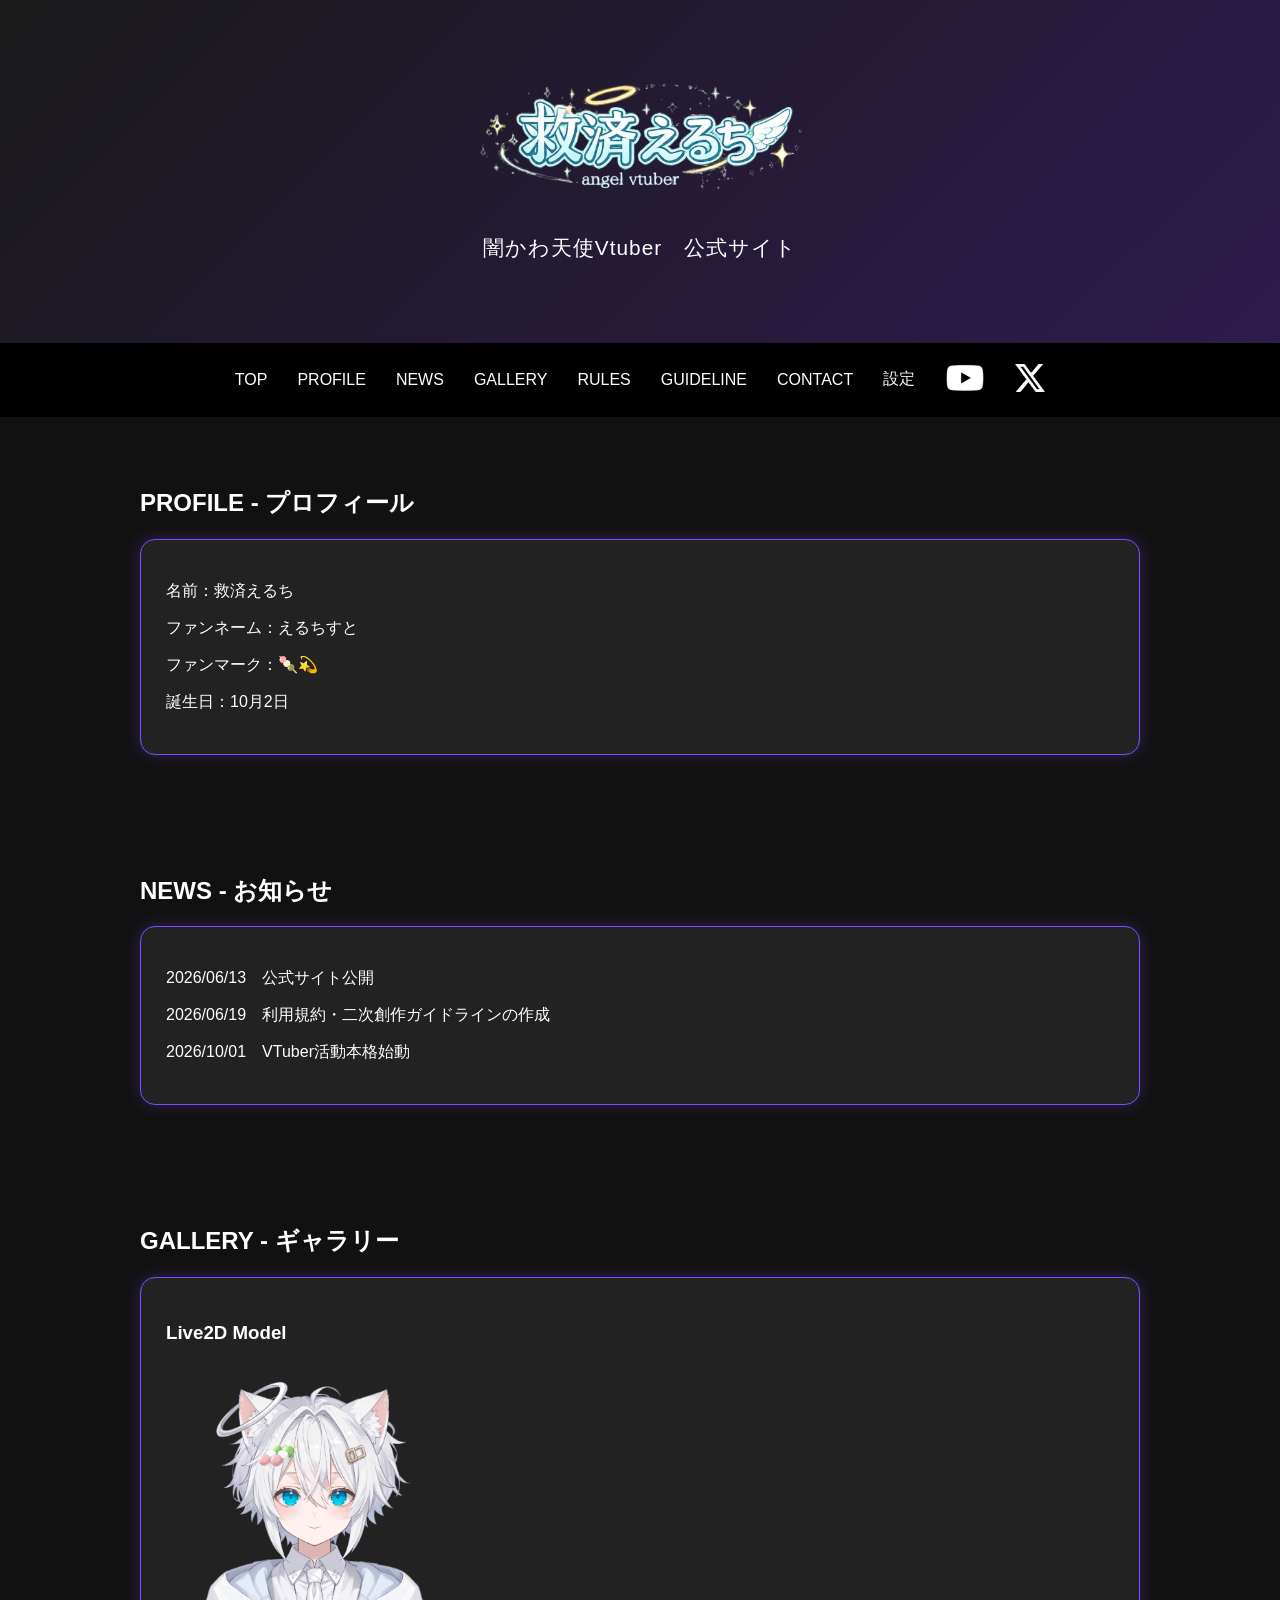
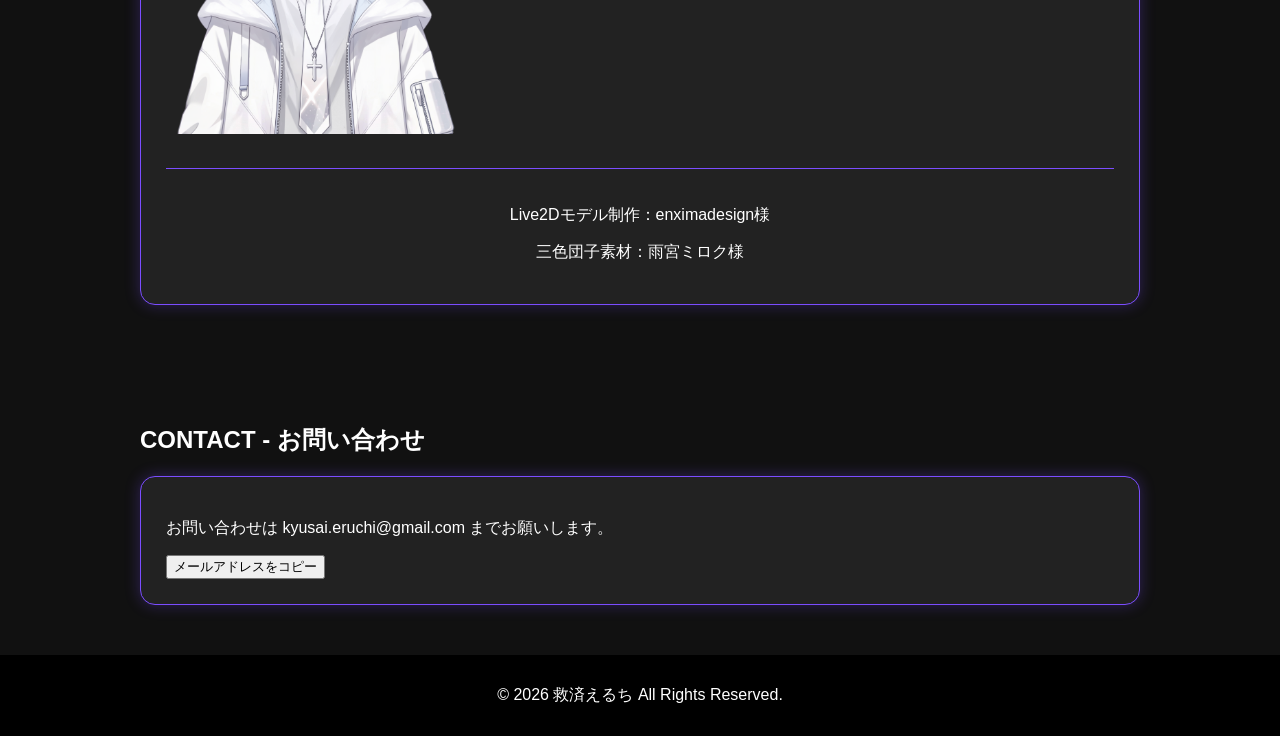
<file: index.html>
<!DOCTYPE html>

<html lang="ja">
<head>
    <meta charset="UTF-8">
    <meta name="viewport" content="width=device-width, initial-scale=1.0">
    <title>救済えるち　公式サイト</title>

    <meta property="og:title" content="救済えるち 公式サイト">
    <meta property="og:description" content="闇かわ天使Vtuber『救済えるち』の公式サイトです。">
    <meta property="og:url" content="https://kyusai-eruchi.github.io/official-site/">
    <meta property="og:type" content="website">

    <meta name="twitter:card" content="summary_large_image">
    <meta name="twitter:title" content="救済えるち 公式サイト">
    <meta name="twitter:description" content="闇かわ天使Vtuber『救済えるち』の公式サイトです。">

    <link rel="icon" type="image/png" href="images/favicon.png">
    <link rel="stylesheet" href="style.css">
</head>
<body>

<header>
    <img src="images/logo.png" alt="救済えるち" class="site-logo">
    <p class="subtitle">闇かわ天使Vtuber　公式サイト</p>
</header>

<nav>

<div class="menu-toggle" id="menu-toggle">
    <span></span>
    <span></span>
    <span></span>
</div>

<ul id="nav-menu">
    <li><a href="">TOP</a></li>
    <li><a href="#profile">PROFILE</a></li>
    <li><a href="#news">NEWS</a></li>
    <li><a href="#gallery">GALLERY</a></li>
    <li><a href="terms.html">RULES</a></li>
    <li><a href="guideline.html">GUIDELINE</a></li>
    <li><a href="#contact">CONTACT</a></li>
    <li><a href="#" id="setting-link">設定</a></li>

    <li>
        <a href="https://youtube.com/@kyusai-eruchi?si=NuBC-vdgX40MrguG" target="_blank">
            <img src="images/youtube.png" alt="YouTube" class="youtube-icon">
        </a>
    </li>

    <li>
        <a href="https://x.com/Kyusai_Eruchi" target="_blank">
            <img src="images/x.png" alt="X" class="nav-icon">
        </a>
    </li>
</ul>

</nav>

<!-- 空白 -->
    
<section id="profile">
    <h2>PROFILE - プロフィール</h2>

    <div class="card">
        <p>名前：救済えるち</p>
        <p>ファンネーム：えるちすと</p>
        <p>ファンマーク：🍡💫</p>
        <p>誕生日：10月2日</p>
    </div>
</section>

<!-- 空白 -->
    
<section id="news">
    <h2>NEWS - お知らせ</h2>
    
<div class="card">
    <p>2026/06/13　公式サイト公開</p>
    <p>2026/06/19　利用規約・二次創作ガイドラインの作成</p>
    <p>2026/10/01　VTuber活動本格始動</p>
</div>

</section>

<!-- 空白 -->
    
<section id="gallery">
    <h2>GALLERY - ギャラリー</h2>

    <div class="card">
        <div class="gallery">

            <h3>Live2D Model</h3>

            <img src="Live2D/Kyusai-Eruchi_Live2DModel01.png"
                 alt="救済えるち Live2Dモデル">

            <div class="credit">
                <p>Live2Dモデル制作：enximadesign様</p>
                <p>三色団子素材：雨宮ミロク様</p>
            </div>

        </div>
    </div>
</section>

<!-- 空白 -->
    
<section id="contact">
    <h2>CONTACT - お問い合わせ</h2>

    <div class="card">
        <p>
            お問い合わせは
            <span id="mail-address">kyusai.eruchi@gmail.com</span>
            までお願いします。
        </p>

        <button id="copy-mail">
            メールアドレスをコピー
        </button>
    </div>
</section>

<!-- 空白 -->
    
<div id="setting-modal" class="modal">

    <div class="modal-content">

        <span id="close-modal">&times;</span>

        <h2>SETTING - 設定 -</h2>

        <div class="card">

            <h3 id="theme-title">
                ▶ テーマ設定
            </h3>

            <div id="theme-options">

                <label>
                    <input type="radio" name="theme" value="light">
                    ライト
                </label>

                <br><br>

                <label>
                    <input type="radio" name="theme" value="dark" checked>
                    ダーク
                </label>

            </div>

        </div>

    </div>

</div>
    
<!-- 空白 -->
    
<footer>
    © 2026 救済えるち All Rights Reserved.
</footer>

<div id="menu-overlay"></div>
    
<script src="script.js"></script>   
</body>
</html>
</file>
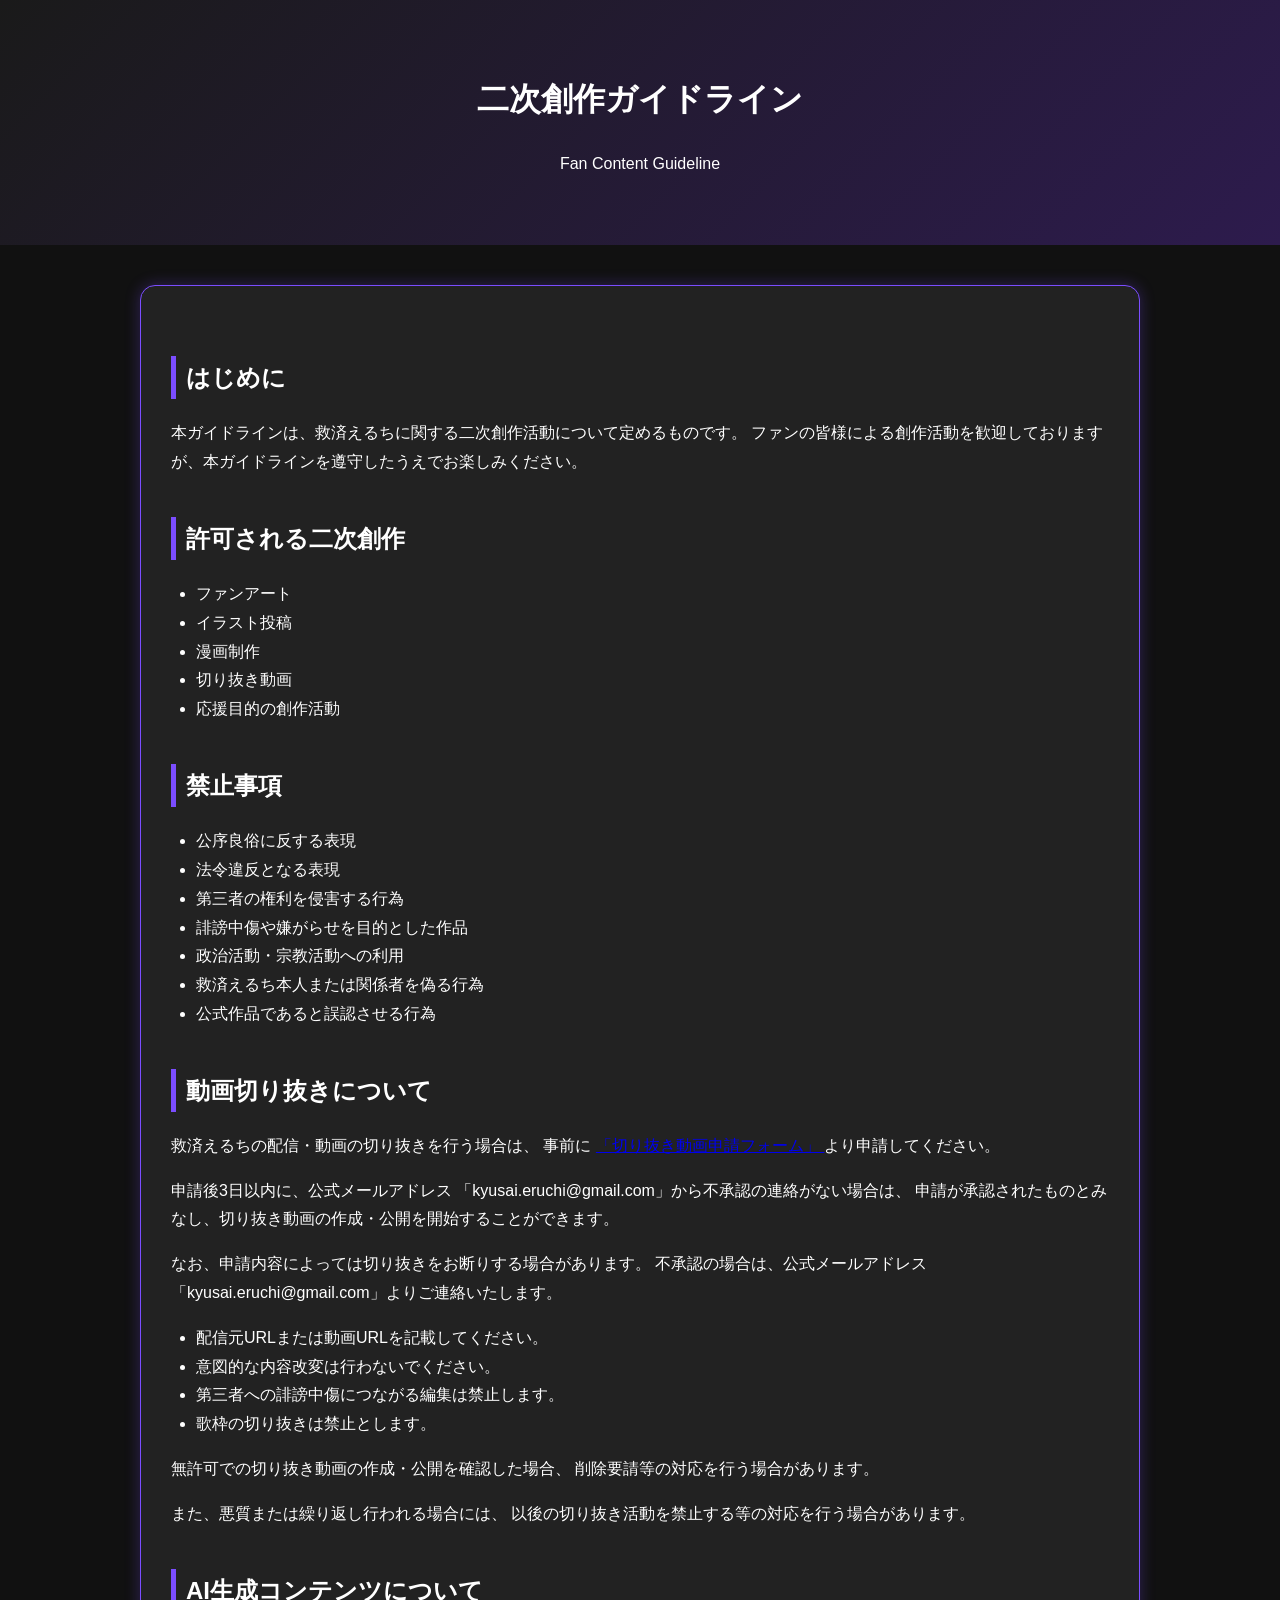
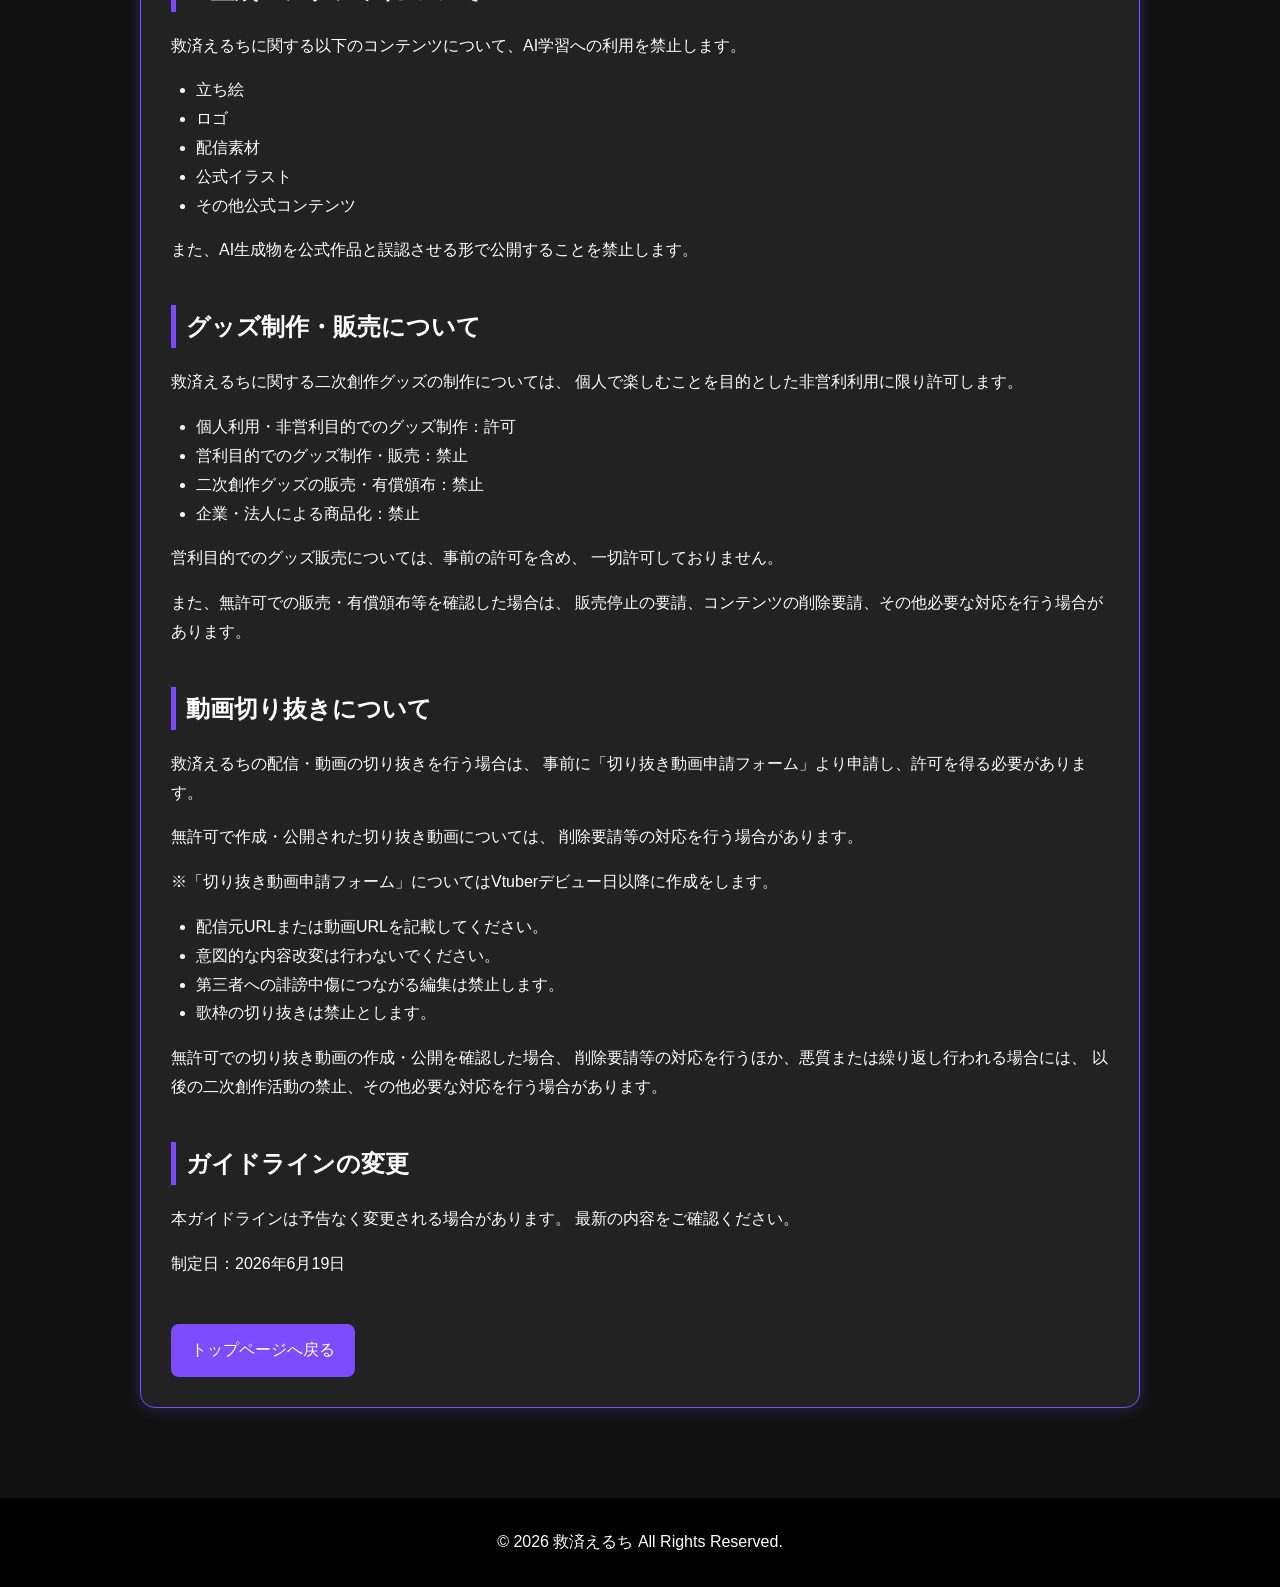
<file: guideline.html>
<!DOCTYPE html>
<html lang="ja">
<head>
    <meta charset="UTF-8">
    <meta name="viewport" content="width=device-width, initial-scale=1.0">
    <title>二次創作ガイドライン | 救済えるち 公式サイト</title>

    <link rel="icon" type="image/png" href="images/favicon.png">

    <style>
        body{
            margin:0;
            font-family:sans-serif;
            background:#111;
            color:white;
            line-height:1.8;

            user-select:none;
        }

        header{
            text-align:center;
            padding:50px 20px;
            background:linear-gradient(135deg,#1a1a1a,#2d1b4d);
        }

        main{
            max-width:1000px;
            margin:auto;
            padding:40px 20px;
        }

        .card{
            background:#222;
            border:1px solid #7b4dff;
            border-radius:15px;
            padding:30px;
            box-shadow:0 0 15px rgba(123,77,255,0.3);
        }

        h2{
            border-left:5px solid #7b4dff;
            padding-left:10px;
            margin-top:40px;
        }

        ul{
            padding-left:25px;
        }

        footer{
            text-align:center;
            padding:30px;
            background:#000;
            margin-top:50px;
        }

        .back-button{
            display:inline-block;
            margin-top:30px;
            padding:12px 20px;
            background:#7b4dff;
            color:white;
            text-decoration:none;
            border-radius:8px;
        }

        .back-button:hover{
            opacity:0.8;
        }
    </style>
</head>

<body>

<header>
    <h1>二次創作ガイドライン</h1>
    <p>Fan Content Guideline</p>
</header>

<main>

<div class="card">

<h2>はじめに</h2>

<p>
本ガイドラインは、救済えるちに関する二次創作活動について定めるものです。
ファンの皆様による創作活動を歓迎しておりますが、本ガイドラインを遵守したうえでお楽しみください。
</p>

<h2>許可される二次創作</h2>

<ul>
    <li>ファンアート</li>
    <li>イラスト投稿</li>
    <li>漫画制作</li>
    <li>切り抜き動画</li>
    <li>応援目的の創作活動</li>
</ul>

<h2>禁止事項</h2>

<ul>
    <li>公序良俗に反する表現</li>
    <li>法令違反となる表現</li>
    <li>第三者の権利を侵害する行為</li>
    <li>誹謗中傷や嫌がらせを目的とした作品</li>
    <li>政治活動・宗教活動への利用</li>
    <li>救済えるち本人または関係者を偽る行為</li>
    <li>公式作品であると誤認させる行為</li>
</ul>

<h2>動画切り抜きについて</h2>

<p>
救済えるちの配信・動画の切り抜きを行う場合は、
事前に
<a href="https://forms.gle/kazEnap9CJrDQMPX6" target="_blank" rel="noopener noreferrer">
「切り抜き動画申請フォーム」
</a>
より申請してください。
</p>

<p>
申請後3日以内に、公式メールアドレス
「kyusai.eruchi@gmail.com」から不承認の連絡がない場合は、
申請が承認されたものとみなし、切り抜き動画の作成・公開を開始することができます。
</p>

<p>
なお、申請内容によっては切り抜きをお断りする場合があります。
不承認の場合は、公式メールアドレス
「kyusai.eruchi@gmail.com」よりご連絡いたします。
</p>

<ul>
    <li>配信元URLまたは動画URLを記載してください。</li>
    <li>意図的な内容改変は行わないでください。</li>
    <li>第三者への誹謗中傷につながる編集は禁止します。</li>
    <li>歌枠の切り抜きは禁止とします。</li>
</ul>

<p>
無許可での切り抜き動画の作成・公開を確認した場合、
削除要請等の対応を行う場合があります。
</p>

<p>
また、悪質または繰り返し行われる場合には、
以後の切り抜き活動を禁止する等の対応を行う場合があります。
</p>

<h2>AI生成コンテンツについて</h2>

<p>
救済えるちに関する以下のコンテンツについて、AI学習への利用を禁止します。
</p>

<ul>
    <li>立ち絵</li>
    <li>ロゴ</li>
    <li>配信素材</li>
    <li>公式イラスト</li>
    <li>その他公式コンテンツ</li>
</ul>

<p>
また、AI生成物を公式作品と誤認させる形で公開することを禁止します。
</p>

<h2>グッズ制作・販売について</h2>

<p>
救済えるちに関する二次創作グッズの制作については、
個人で楽しむことを目的とした非営利利用に限り許可します。
</p>

<ul>
    <li>個人利用・非営利目的でのグッズ制作：許可</li>
    <li>営利目的でのグッズ制作・販売：禁止</li>
    <li>二次創作グッズの販売・有償頒布：禁止</li>
    <li>企業・法人による商品化：禁止</li>
</ul>

<p>
営利目的でのグッズ販売については、事前の許可を含め、
一切許可しておりません。
</p>

<p>
また、無許可での販売・有償頒布等を確認した場合は、
販売停止の要請、コンテンツの削除要請、その他必要な対応を行う場合があります。
</p>


<h2>動画切り抜きについて</h2>

<p>
救済えるちの配信・動画の切り抜きを行う場合は、
事前に「切り抜き動画申請フォーム」より申請し、許可を得る必要があります。
</p>

<p>
無許可で作成・公開された切り抜き動画については、
削除要請等の対応を行う場合があります。
</p>

<p>
※「切り抜き動画申請フォーム」についてはVtuberデビュー日以降に作成をします。
</p>

<ul>
    <li>配信元URLまたは動画URLを記載してください。</li>
    <li>意図的な内容改変は行わないでください。</li>
    <li>第三者への誹謗中傷につながる編集は禁止します。</li>
    <li>歌枠の切り抜きは禁止とします。</li>
</ul>

<p>
無許可での切り抜き動画の作成・公開を確認した場合、
削除要請等の対応を行うほか、悪質または繰り返し行われる場合には、
以後の二次創作活動の禁止、その他必要な対応を行う場合があります。
</p>

<h2>ガイドラインの変更</h2>

<p>
本ガイドラインは予告なく変更される場合があります。
最新の内容をご確認ください。
</p>

<p>
制定日：2026年6月19日
</p>

<a href="index.html" class="back-button">
    トップページへ戻る
</a>

</div>

</main>

<footer>
    © 2026 救済えるち All Rights Reserved.
</footer>

</body>
</html>
</file>
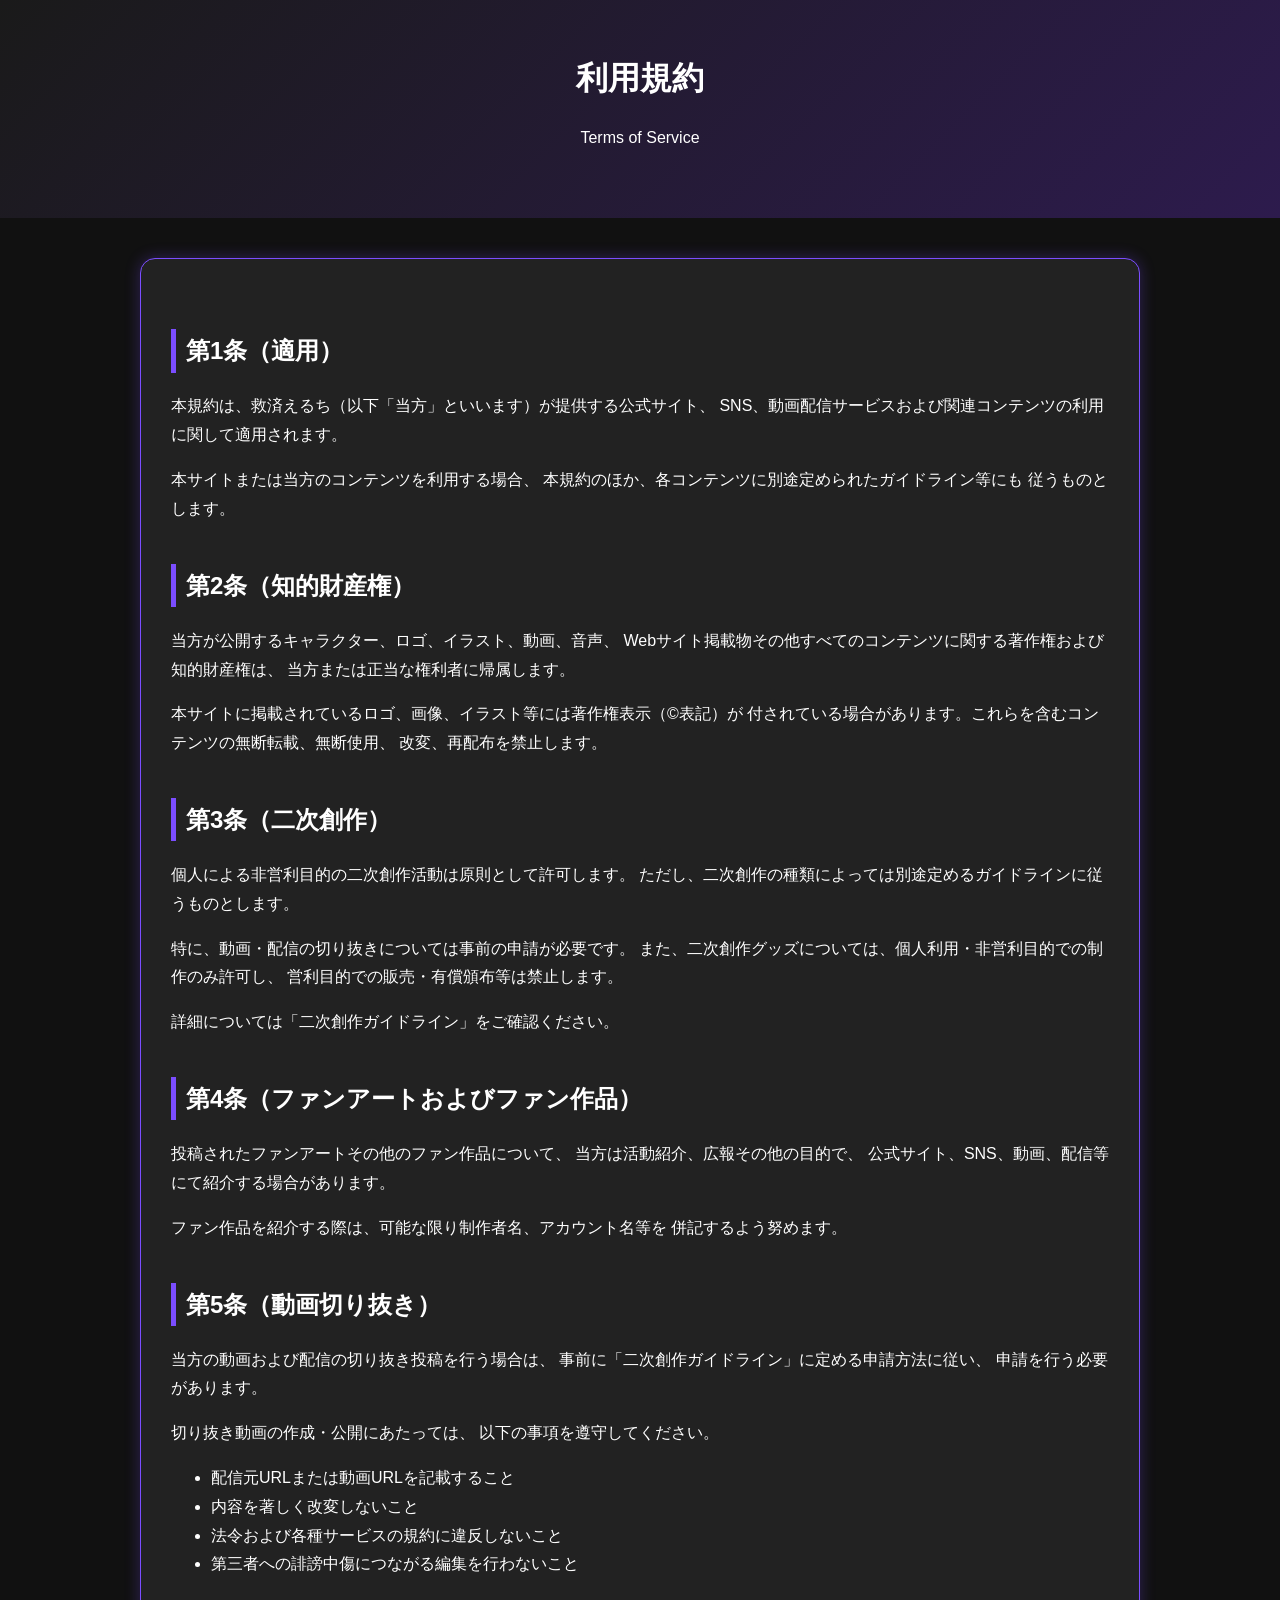
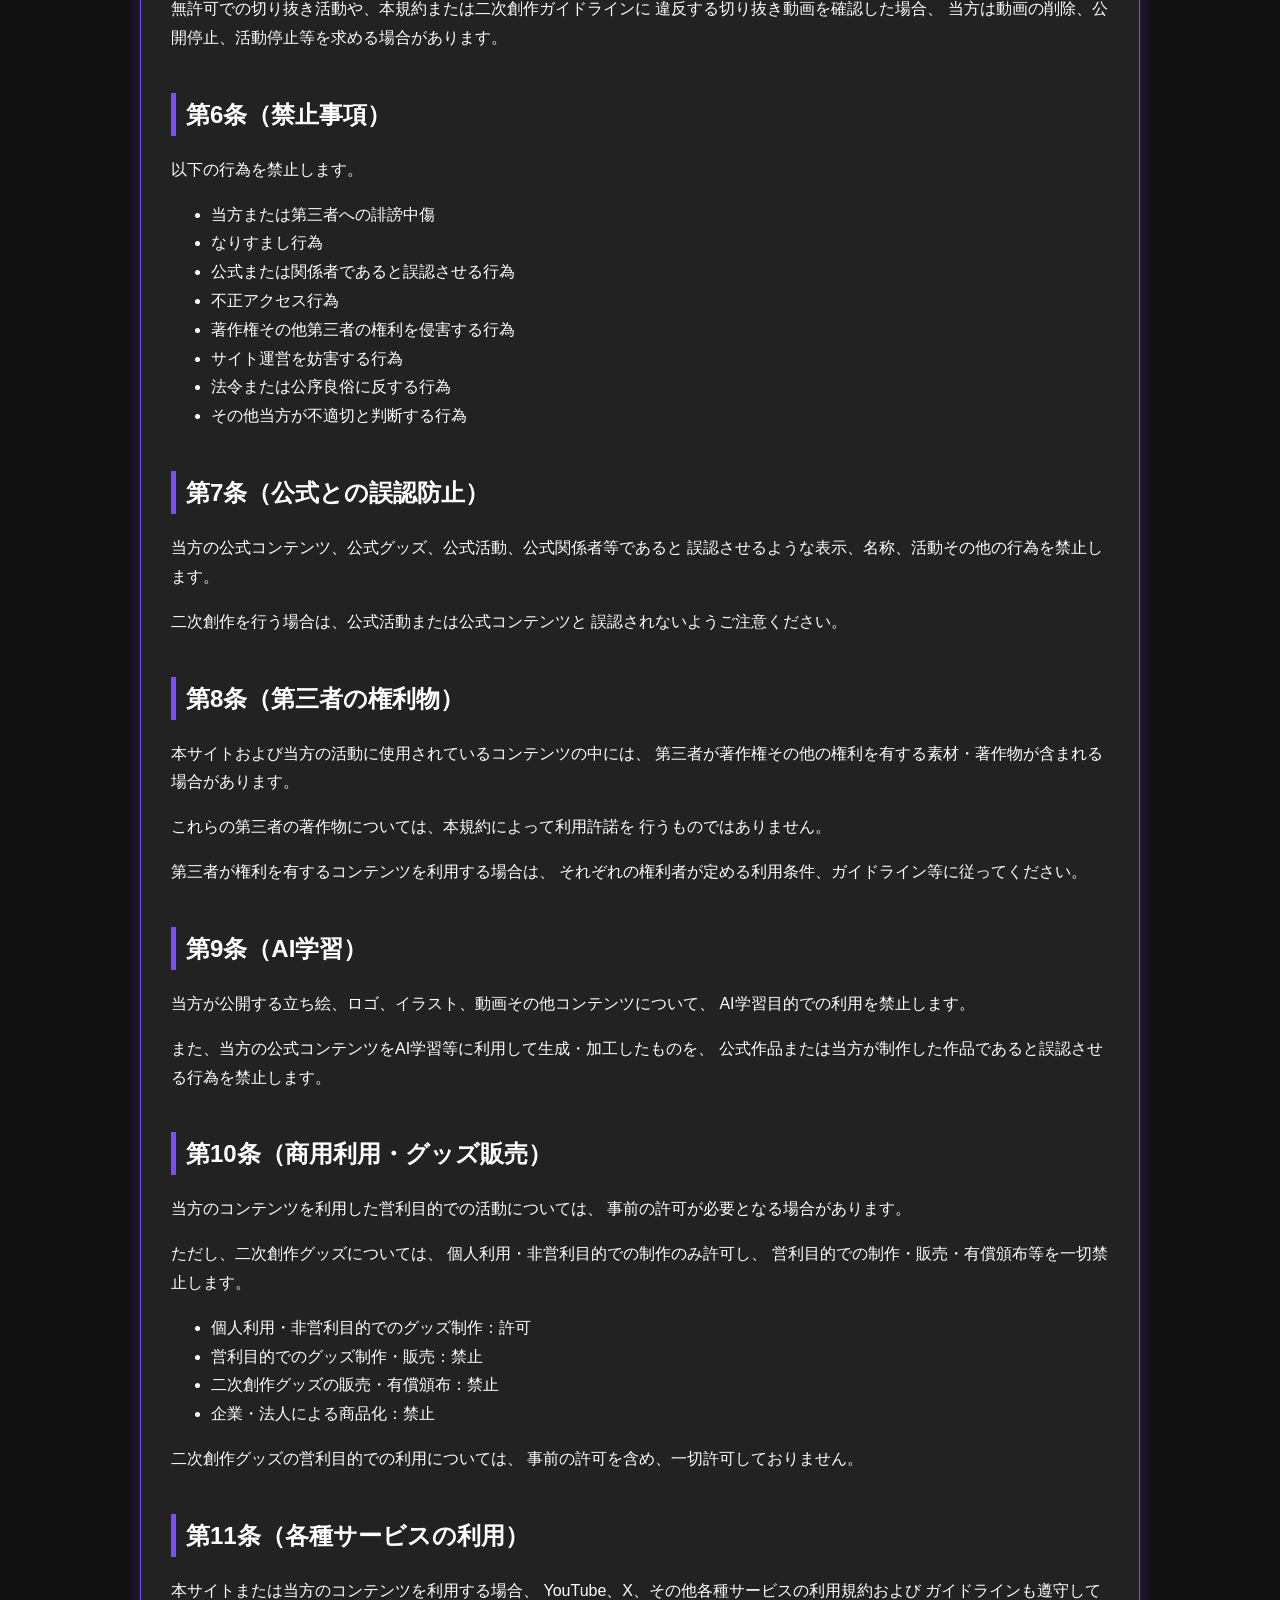
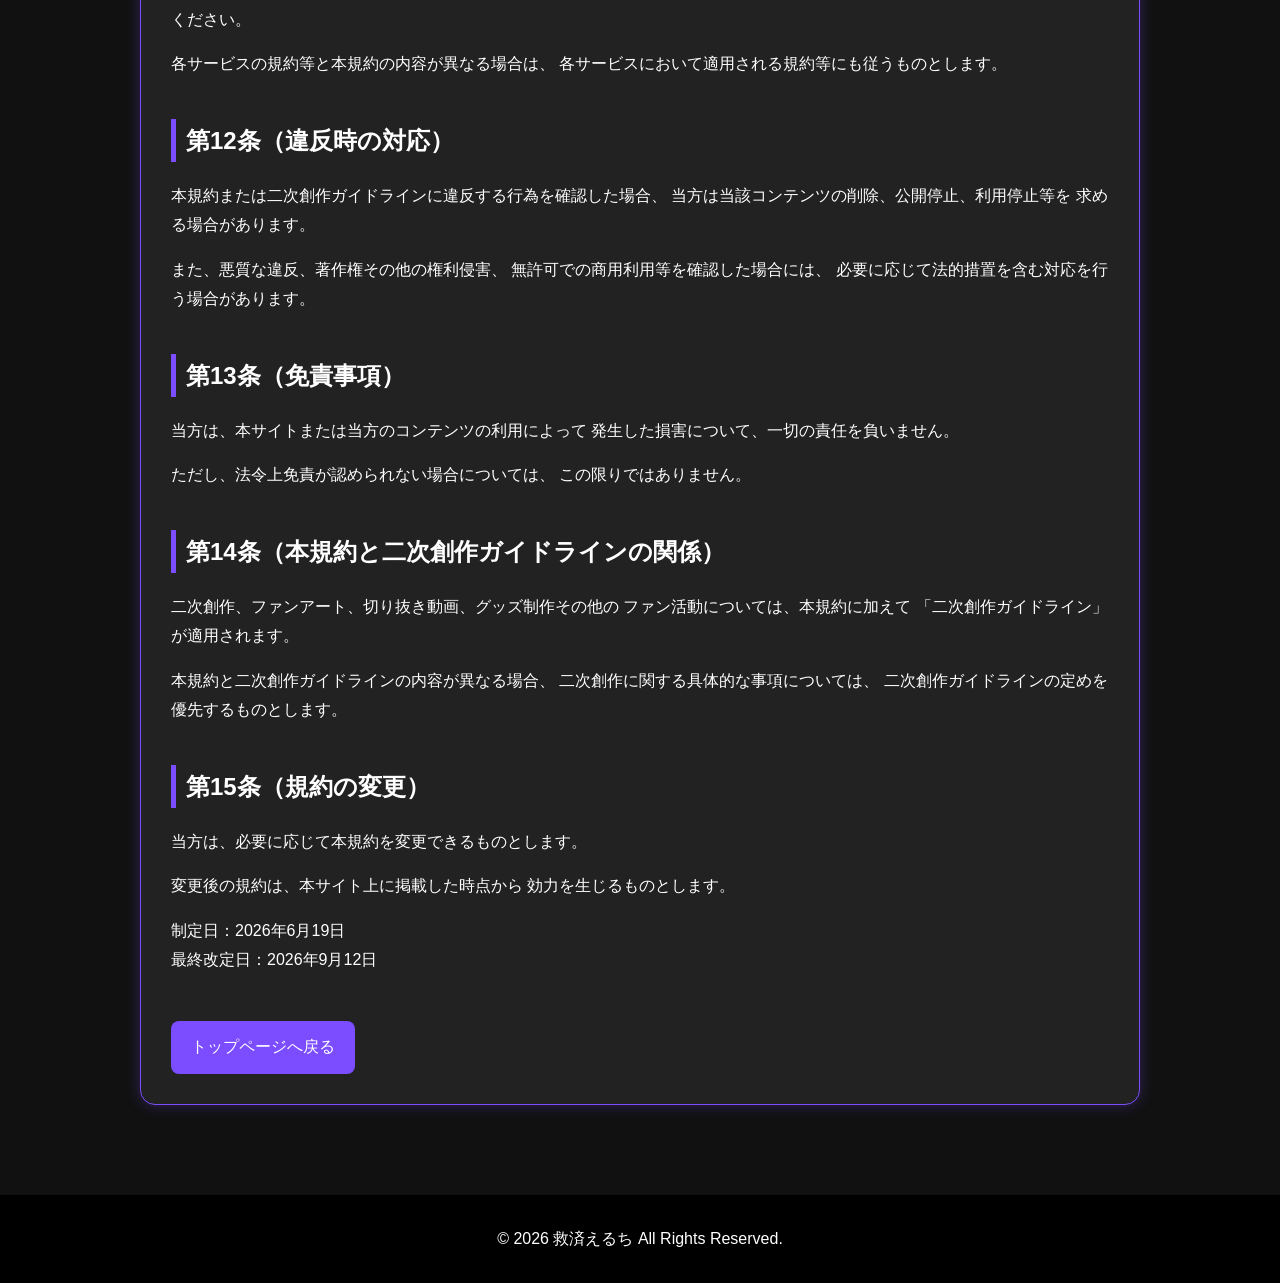
<file: terms.html>
<!DOCTYPE html>
<html lang="ja">
<head>
    <meta charset="UTF-8">
    <meta name="viewport" content="width=device-width, initial-scale=1.0">
    <title>利用規約 | 救済えるち 公式サイト</title>

    <link rel="icon" type="image/png" href="images/favicon.png">

    <style>
        body{
            margin:0;
            font-family:sans-serif;
            background:#111;
            color:white;
            line-height:1.8;

            user-select:none;
        }

        header{
            text-align:center;
            padding:50px 20px;
            background:linear-gradient(135deg,#1a1a1a,#2d1b4d);
        }

        h1{
            margin:0;
        }

        main{
            max-width:1000px;
            margin:auto;
            padding:40px 20px;
        }

        .card{
            background:#222;
            border:1px solid #7b4dff;
            border-radius:15px;
            padding:30px;
            box-shadow:0 0 15px rgba(123,77,255,0.3);
        }

        h2{
            border-left:5px solid #7b4dff;
            padding-left:10px;
            margin-top:40px;
        }

        a{
            color:#b899ff;
        }

        footer{
            text-align:center;
            padding:30px;
            background:#000;
            margin-top:50px;
        }

        .back-button{
            display:inline-block;
            margin-top:30px;
            padding:12px 20px;
            background:#7b4dff;
            color:white;
            text-decoration:none;
            border-radius:8px;
        }

        .back-button:hover{
            opacity:0.8;
        }
    </style>
</head>

<body>

<header>
    <h1>利用規約</h1>
    <p>Terms of Service</p>
</header>

<main>

<div class="card">

<h2>第1条（適用）</h2>
<p>
本規約は、救済えるち（以下「当方」といいます）が提供する公式サイト、
SNS、動画配信サービスおよび関連コンテンツの利用に関して適用されます。
</p>

<p>
本サイトまたは当方のコンテンツを利用する場合、
本規約のほか、各コンテンツに別途定められたガイドライン等にも
従うものとします。
</p>


<h2>第2条（知的財産権）</h2>
<p>
当方が公開するキャラクター、ロゴ、イラスト、動画、音声、
Webサイト掲載物その他すべてのコンテンツに関する著作権および知的財産権は、
当方または正当な権利者に帰属します。
</p>

<p>
本サイトに掲載されているロゴ、画像、イラスト等には著作権表示（©表記）が
付されている場合があります。これらを含むコンテンツの無断転載、無断使用、
改変、再配布を禁止します。
</p>


<h2>第3条（二次創作）</h2>

<p>
個人による非営利目的の二次創作活動は原則として許可します。
ただし、二次創作の種類によっては別途定めるガイドラインに従うものとします。
</p>

<p>
特に、動画・配信の切り抜きについては事前の申請が必要です。
また、二次創作グッズについては、個人利用・非営利目的での制作のみ許可し、
営利目的での販売・有償頒布等は禁止します。
</p>

<p>
詳細については「二次創作ガイドライン」をご確認ください。
</p>


<h2>第4条（ファンアートおよびファン作品）</h2>

<p>
投稿されたファンアートその他のファン作品について、
当方は活動紹介、広報その他の目的で、
公式サイト、SNS、動画、配信等にて紹介する場合があります。
</p>

<p>
ファン作品を紹介する際は、可能な限り制作者名、アカウント名等を
併記するよう努めます。
</p>


<h2>第5条（動画切り抜き）</h2>

<p>
当方の動画および配信の切り抜き投稿を行う場合は、
事前に「二次創作ガイドライン」に定める申請方法に従い、
申請を行う必要があります。
</p>

<p>
切り抜き動画の作成・公開にあたっては、
以下の事項を遵守してください。
</p>

<ul>
    <li>配信元URLまたは動画URLを記載すること</li>
    <li>内容を著しく改変しないこと</li>
    <li>法令および各種サービスの規約に違反しないこと</li>
    <li>第三者への誹謗中傷につながる編集を行わないこと</li>
</ul>

<p>
無許可での切り抜き活動や、本規約または二次創作ガイドラインに
違反する切り抜き動画を確認した場合、
当方は動画の削除、公開停止、活動停止等を求める場合があります。
</p>


<h2>第6条（禁止事項）</h2>

<p>
以下の行為を禁止します。
</p>

<ul>
    <li>当方または第三者への誹謗中傷</li>
    <li>なりすまし行為</li>
    <li>公式または関係者であると誤認させる行為</li>
    <li>不正アクセス行為</li>
    <li>著作権その他第三者の権利を侵害する行為</li>
    <li>サイト運営を妨害する行為</li>
    <li>法令または公序良俗に反する行為</li>
    <li>その他当方が不適切と判断する行為</li>
</ul>


<h2>第7条（公式との誤認防止）</h2>

<p>
当方の公式コンテンツ、公式グッズ、公式活動、公式関係者等であると
誤認させるような表示、名称、活動その他の行為を禁止します。
</p>

<p>
二次創作を行う場合は、公式活動または公式コンテンツと
誤認されないようご注意ください。
</p>


<h2>第8条（第三者の権利物）</h2>

<p>
本サイトおよび当方の活動に使用されているコンテンツの中には、
第三者が著作権その他の権利を有する素材・著作物が含まれる場合があります。
</p>

<p>
これらの第三者の著作物については、本規約によって利用許諾を
行うものではありません。
</p>

<p>
第三者が権利を有するコンテンツを利用する場合は、
それぞれの権利者が定める利用条件、ガイドライン等に従ってください。
</p>


<h2>第9条（AI学習）</h2>

<p>
当方が公開する立ち絵、ロゴ、イラスト、動画その他コンテンツについて、
AI学習目的での利用を禁止します。
</p>

<p>
また、当方の公式コンテンツをAI学習等に利用して生成・加工したものを、
公式作品または当方が制作した作品であると誤認させる行為を禁止します。
</p>


<h2>第10条（商用利用・グッズ販売）</h2>

<p>
当方のコンテンツを利用した営利目的での活動については、
事前の許可が必要となる場合があります。
</p>

<p>
ただし、二次創作グッズについては、
個人利用・非営利目的での制作のみ許可し、
営利目的での制作・販売・有償頒布等を一切禁止します。
</p>

<ul>
    <li>個人利用・非営利目的でのグッズ制作：許可</li>
    <li>営利目的でのグッズ制作・販売：禁止</li>
    <li>二次創作グッズの販売・有償頒布：禁止</li>
    <li>企業・法人による商品化：禁止</li>
</ul>

<p>
二次創作グッズの営利目的での利用については、
事前の許可を含め、一切許可しておりません。
</p>


<h2>第11条（各種サービスの利用）</h2>

<p>
本サイトまたは当方のコンテンツを利用する場合、
YouTube、X、その他各種サービスの利用規約および
ガイドラインも遵守してください。
</p>

<p>
各サービスの規約等と本規約の内容が異なる場合は、
各サービスにおいて適用される規約等にも従うものとします。
</p>


<h2>第12条（違反時の対応）</h2>

<p>
本規約または二次創作ガイドラインに違反する行為を確認した場合、
当方は当該コンテンツの削除、公開停止、利用停止等を
求める場合があります。
</p>

<p>
また、悪質な違反、著作権その他の権利侵害、
無許可での商用利用等を確認した場合には、
必要に応じて法的措置を含む対応を行う場合があります。
</p>


<h2>第13条（免責事項）</h2>

<p>
当方は、本サイトまたは当方のコンテンツの利用によって
発生した損害について、一切の責任を負いません。
</p>

<p>
ただし、法令上免責が認められない場合については、
この限りではありません。
</p>


<h2>第14条（本規約と二次創作ガイドラインの関係）</h2>

<p>
二次創作、ファンアート、切り抜き動画、グッズ制作その他の
ファン活動については、本規約に加えて
「二次創作ガイドライン」が適用されます。
</p>

<p>
本規約と二次創作ガイドラインの内容が異なる場合、
二次創作に関する具体的な事項については、
二次創作ガイドラインの定めを優先するものとします。
</p>


<h2>第15条（規約の変更）</h2>

<p>
当方は、必要に応じて本規約を変更できるものとします。
</p>

<p>
変更後の規約は、本サイト上に掲載した時点から
効力を生じるものとします。
</p>

<p class="revision-date">
    制定日：2026年6月19日<br>
    最終改定日：2026年9月12日
</p>


<a href="index.html" class="back-button">
    トップページへ戻る
</a>

</div>

</main>

<footer>
    © 2026 救済えるち All Rights Reserved.
</footer>

</body>
</html>
</file>
<file: style.css>
body{
margin:0;
font-family:sans-serif;
background:#111;
color:white;
}

header{
text-align:center;
padding:60px 20px;
background:linear-gradient(135deg,#1a1a1a,#2d1b4d);
}

h1{
font-size:3rem;
}

nav{
background:#000;
padding:15px;
}

nav ul{
    list-style:none;
    display:flex;
    justify-content:center;
    align-items:center;
    gap:30px;
    margin:0;
    padding:0;
}

nav a{
    color:white;
    text-decoration:none;
    display:inline-block;
    transition:0.3s;
}

nav a:hover{
    transform:scale(1.15);
}

.youtube-icon{
    width:40px;
    height:40px;
    object-fit:contain;
    display:block;
    transition:0.3s;
}

.youtube-icon:hover{
    transform:scale(1.15);
}

.nav-icon{
    width:30px;
    height:30px;
    object-fit:contain;
    display:block;
    transition:0.3s;
}

.nav-icon:hover{
    transform:scale(1.15);
}

section{
max-width:1000px;
margin:auto;
padding:50px 20px;
}

.card{
    background:#222;
    padding:25px;
    border-radius:15px;
    border:1px solid #7b4dff;
    box-shadow:0 0 15px rgba(123,77,255,0.3);
}

.gallery img{
max-width:300px;
width:100%;
}

footer{
text-align:center;
padding:30px;
background:#000;
}

.social-links{
display:flex;
justify-content:center;
gap:20px;
}

.social-links a{
background:#7b4dff;
color:white;
padding:12px 25px;
border-radius:8px;
text-decoration:none;
}

.light-mode{
    background:#f5f5f5;
    color:#111;
}

.light-mode nav{
    background:#ddd;
}

.light-mode nav a{
    color:#111;
}

.light-mode .card{
    background:white;
    color:#111;
    border:1px solid #ccc;
    box-shadow:none;
}

.light-mode footer{
    background:#ddd;
    color:#111;
}

.light-mode .youtube-icon,
.light-mode .nav-icon{
    filter: invert(1);
}

.modal{
display:none;
position:fixed;
z-index:9999;
left:0;
top:0;
width:100%;
height:100%;
background:rgba(0,0,0,0.6);
}

.modal-content{
background:#222;
color:white;
width:400px;
max-width:90%;
margin:100px auto;
padding:25px;
border-radius:15px;
border:1px solid #7b4dff;
position:relative;
}

#close-modal{
position:absolute;
right:15px;
top:10px;
font-size:28px;
cursor:pointer;
}

#theme-title{
cursor:pointer;
}

#theme-options{
display:none;
margin-top:15px;
}

.light-mode header{
    background:linear-gradient(135deg,#f0f0f0,#d8cfff);
}

.light-mode header h1{
    color:#222;
}

.light-mode header p{
    color:#444;
}

.light-mode header{
    background:linear-gradient(
        135deg,
        #f8f8f8,
        #e6dcff
    );
}

.site-logo{
    max-width:400px;
    width:70%;
    height:auto;
}

.subtitle{
    margin-top:20px;
    font-size:1.3rem;
    letter-spacing:1px;
}

.light-mode .modal-content{
    background:white;
    color:#111;
    border:1px solid #ccc;
}

.light-mode .modal-content .card{
    background:#f5f5f5;
    color:#111;
    border:1px solid #ccc;
    box-shadow:none;
}

.light-mode #theme-title{
    color:#111;
}

.light-mode #close-modal{
    color:#111;
}

body{
    user-select:none;
}

.break{
    display:none;
}

.menu-toggle{
    display:none;
}

@media screen and (max-width:768px){
    .menu-toggle{
        display:block;
        position:fixed;
        top:15px;
        right:20px;

        width:30px;
        height:24px;

        cursor:pointer;
        z-index:10001;
    }

    .menu-toggle span{
        display:block;
        width:100%;
        height:3px;

        background:white;

        margin:5px 0;

        transition:0.3s ease;
    }

    .light-mode .menu-toggle span{
        background:#111;
    }

    .menu-toggle.active span:nth-child(1){
        transform:translateY(8px) rotate(45deg);
    }

    .menu-toggle.active span:nth-child(2){
        opacity:0;
    }

    .menu-toggle.active span:nth-child(3){
        transform:translateY(-8px) rotate(-45deg);
    }
    
    #nav-menu{
        position:fixed;
        top:0;
        right:-300px;

        width:250px;
        height:100vh;

        background:#111;

        display:flex !important;
        flex-direction:column;

        justify-content:flex-start;
        align-items:center;
    
        gap:25px;
        padding-top:80px;

        transition:right 0.3s ease;

        z-index:10000;
    }

    #nav-menu.active{
        right:0;
    }

    .light-mode #nav-menu{
        background:#f5f5f5;
    }

}

#menu-overlay{
    display:none;
}

@media screen and (max-width:768px){

    #menu-overlay{
        position:fixed;
        top:0;
        left:0;
        width:100%;
        height:100%;
        background:rgba(0,0,0,0.5);
        z-index:9999;
    }

    #menu-overlay.active{
        display:block;
    }

}

.copy-button{
    background:#7b4dff;
    color:white;
    border:none;
    border-radius:8px;
    padding:10px 20px;
    cursor:pointer;
    transition:.3s;
}

.copy-button:hover{
    opacity:.8;
}

.credit{
    margin-top:30px;
    padding-top:20px;
    border-top:1px solid #7b4dff;
    text-align:center;
}

.credit h3{
    margin-bottom:10px;
}

.credit a{
    color:#b899ff;
    text-decoration:none;
}

.credit a:hover{
    text-decoration:underline;
}
</file>
